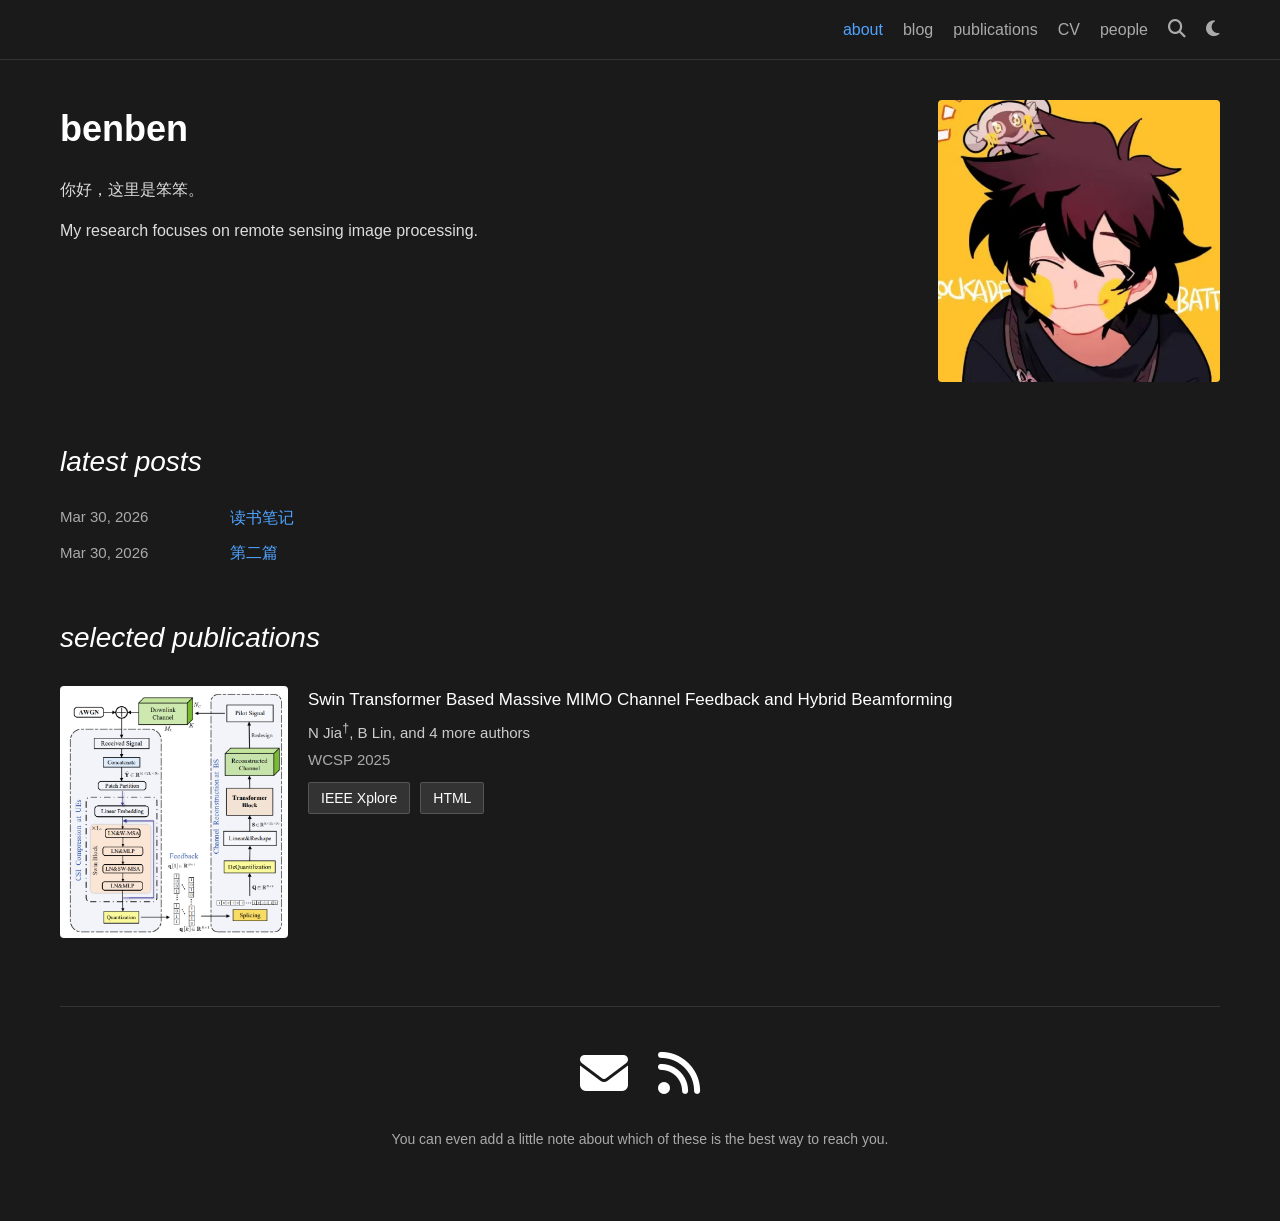
<file: index.html>
<!DOCTYPE html>
<html lang="zh-CN">
<head>
    <meta charset="UTF-8">
    <meta name="viewport" content="width=device-width, initial-scale=1.0">
    <title>maka baka | ac</title>
    <link rel="stylesheet" href="style.css">
    <link rel="stylesheet" href="https://cdn.bootcdn.net/ajax/libs/font-awesome/6.4.0/css/all.min.css">
</head>
<body>
    <!-- 顶部导航栏 -->
    <nav class="navbar">
        <div class="nav-container">
            <a href="index.html" class="nav-link active">about</a>
            <a href="blog.html" class="nav-link">blog</a> <!-- 这里改成跳转到博客页面 -->
            <a href="publications.html" class="nav-link">publications</a>
            <a href="cv.html" class="nav-link">CV</a>
            <a href="people.html" class="nav-link">people</a>
            <a href="#" class="nav-icon"><i class="fas fa-search"></i></a>
            <a href="#" class="nav-icon"><i class="fas fa-moon"></i></a>
        </div>
    </nav>

    <!-- 主内容区 -->
    <main class="container">
        <!-- 个人信息区 -->
        <section id="about" class="about-section">
            <div class="about-text">
                <h1>benben</h1>
                <p>你好，这里是笨笨。</p>
                
                <p class="en-intro">
                    My research focuses on remote sensing image processing.
                </p>
            </div>
            <div class="about-avatar">
                <img src="avatar.jpg" alt="avatar">
            </div>
        </section>

        <!-- 最新博客区 -->
        <section id="blog" class="blog-section">
            <h2>latest posts</h2>
            <div class="post-list">
                <div class="post-item">
                    <span class="post-date">Mar 30, 2026</span>
                    <a href="blog-post.html" class="post-title">读书笔记</a>
                </div>
                <div class="post-item">
                    <span class="post-date">Mar 30, 2026</span>
                    <a href="#" class="post-title">第二篇</a>
                </div>
            </div>
        </section>

        <!-- 论文区 -->
        <section id="publications" class="pub-section">
            <h2>selected publications</h2>
            <div class="pub-list">
                <div class="pub-item">
                    <div class="pub-thumb">
                        <img src="images/pub1.png" alt="paper1">
                    </div>
                    <div class="pub-info">
                        <h3 class="pub-title">Swin Transformer Based Massive MIMO Channel Feedback and Hybrid Beamforming</h3>
                        <p class="pub-authors">N Jia<sup>†</sup>, B Lin, and 4 more authors</p>
                        <p class="pub-venue">WCSP 2025</p>
                        <div class="pub-links">
                            <a href="https://ieeexplore.ieee.org/document/11352054" class="pub-btn" target="_blank">IEEE Xplore</a>
                            <a href="paper-detail.html" class="pub-btn">HTML</a>
                        </div>
                    </div>
                </div>
            </div>
        </section>

        <!-- 底部联系方式 -->
        <footer class="footer">
            <div class="footer-icons">
                <a href="mailto:shsx201467@163.com" class="footer-icon"><i class="fas fa-envelope"></i></a>
                <a href="#" class="footer-icon"><i class="fas fa-rss"></i></a>
            </div>
            <p class="footer-note">You can even add a little note about which of these is the best way to reach you.</p>
        </footer>
    </main>
</body>
</html>
</file>
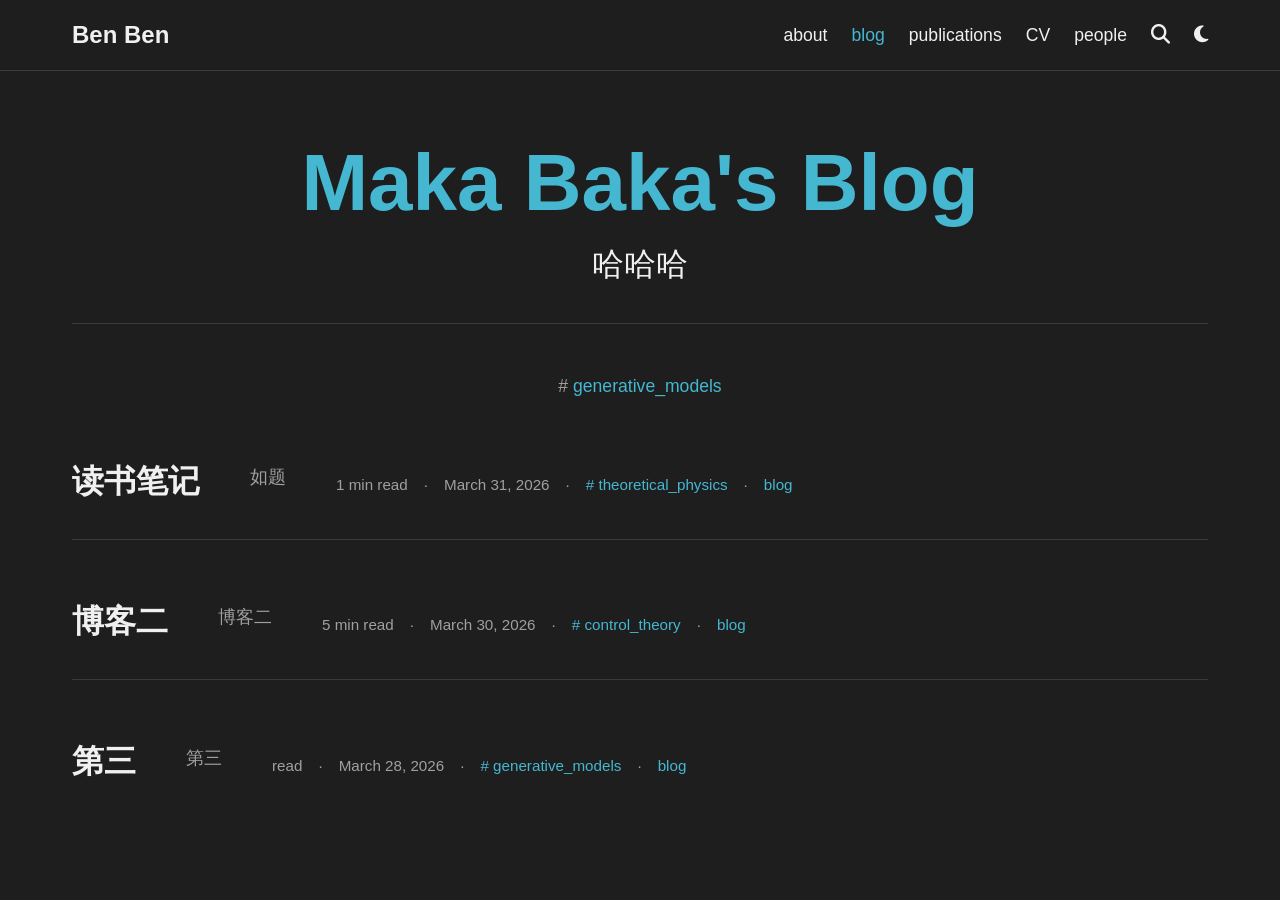
<file: blog.html>
<!DOCTYPE html>
<html lang="zh-CN">
<head>
    <meta charset="UTF-8">
    <meta name="viewport" content="width=device-width, initial-scale=1.0">
    <title>Maka Baka's Blog | HAHAHA</title>
    <link rel="stylesheet" href="style.css">
    <link rel="stylesheet" href="https://cdn.bootcdn.net/ajax/libs/font-awesome/6.4.0/css/all.min.css">
    <style>
        :root {
            --bg-color: #1e1e1e;
            --text-color: #f0f0f0;
            --accent-color: #45b7d1;
            --secondary-color: #a0a0a0;
            --border-color: #3a3a3a;
        }

        * {
            margin: 0;
            padding: 0;
            box-sizing: border-box;
        }

        body {
            font-family: -apple-system, BlinkMacSystemFont, "Segoe UI", Roboto, "Helvetica Neue", Arial, sans-serif;
            background-color: var(--bg-color);
            color: var(--text-color);
            line-height: 1.6;
        }

        .navbar {
            border-bottom: 1px solid var(--border-color);
            padding: 1rem 0;
            position: sticky;
            top: 0;
            background-color: var(--bg-color);
            z-index: 100;
        }

        .nav-container {
            max-width: 1200px;
            margin: 0 auto;
            padding: 0 2rem;
            display: flex;
            justify-content: space-between;
            align-items: center;
        }

        .nav-brand {
            font-size: 1.5rem;
            font-weight: 700;
            color: var(--text-color);
            text-decoration: none;
        }

        .nav-links {
            display: flex;
            gap: 1.5rem;
            align-items: center;
        }

        .nav-link {
            color: var(--text-color);
            text-decoration: none;
            font-size: 1.1rem;
            transition: color 0.3s;
        }

        .nav-link:hover, .nav-link.active {
            color: var(--accent-color);
        }

        .nav-icon {
            color: var(--text-color);
            font-size: 1.2rem;
            transition: color 0.3s;
        }

        .nav-icon:hover {
            color: var(--accent-color);
        }

        .blog-container {
            max-width: 1200px;
            margin: 0 auto;
            padding: 4rem 2rem;
        }

        .blog-header {
            text-align: center;
            margin-bottom: 3rem;
            padding-bottom: 2rem;
            border-bottom: 1px solid var(--border-color);
        }

        .blog-title {
            font-size: 5rem;
            font-weight: 700;
            color: var(--accent-color);
            margin-bottom: 0.5rem;
            line-height: 1.2;
        }

        .blog-subtitle {
            font-size: 2rem;
            color: var(--text-color);
            font-weight: 300;
        }

        .blog-tags {
            display: flex;
            justify-content: center;
            gap: 1.5rem;
            margin: 2rem 0;
            flex-wrap: wrap;
        }

        .tag {
            color: var(--accent-color);
            text-decoration: none;
            font-size: 1.1rem;
            transition: opacity 0.3s;
        }

        .tag::before {
            content: "# ";
            color: var(--secondary-color);
        }

        .tag:hover {
            opacity: 0.8;
        }

        .post-list {
            display: flex;
            flex-direction: column;
            gap: 2rem;
        }

        .post-item {
            padding: 1.5rem 0;
            border-bottom: 1px solid var(--border-color);
        }

        .post-item:last-child {
            border-bottom: none;
        }

        .post-title {
            font-size: 2rem;
            color: var(--text-color);
            text-decoration: none;
            font-weight: 600;
            display: block;
            margin-bottom: 0.5rem;
            transition: color 0.3s;
        }

        .post-title:hover {
            color: var(--accent-color);
        }

        .post-excerpt {
            color: var(--secondary-color);
            font-size: 1.1rem;
            margin-bottom: 1rem;
        }

        .post-meta {
            color: var(--secondary-color);
            font-size: 0.95rem;
            display: flex;
            gap: 1rem;
            flex-wrap: wrap;
        }

        .post-meta a {
            color: var(--accent-color);
            text-decoration: none;
        }

        .post-meta a:hover {
            text-decoration: underline;
        }

        @media (max-width: 768px) {
            .blog-title {
                font-size: 3rem;
            }
            .blog-subtitle {
                font-size: 1.5rem;
            }
            .post-title {
                font-size: 1.5rem;
            }
        }
    </style>
</head>
<body>

<nav class="navbar">
    <div class="nav-container">
        <a href="index.html" class="nav-brand">Ben Ben</a>
        <div class="nav-links">
            <a href="index.html" class="nav-link">about</a>
            <a href="blog.html" class="nav-link active">blog</a>
            <a href="publications.html" class="nav-link">publications</a>
            <a href="cv.html" class="nav-link">CV</a>
            <a href="people.html" class="nav-link">people</a>
            <a href="#" class="nav-icon"><i class="fas fa-search"></i></a>
            <a href="#" class="nav-icon"><i class="fas fa-moon"></i></a>
        </div>
    </div>
</nav>

<main class="blog-container">
    <header class="blog-header">
        <h1 class="blog-title">Maka Baka's Blog</h1>
        <p class="blog-subtitle">哈哈哈</p>
    </header>

    <div class="blog-tags">
        <a href="javascript:;" class="tag">generative_models</a>
    </div>

    <div class="post-list">
        <article class="post-item">
            <a href="javascript:;" class="post-title">读书笔记</a>
            <p class="post-excerpt">如题</p>
            <div class="post-meta">
                <span>1 min read</span>
                <span>·</span>
                <span>March 31, 2026</span>
                <span>·</span>
                <a href="javascript:;"># theoretical_physics</a>
                <span>·</span>
                <a href="blog.html">blog</a>
            </div>
        </article>

        <article class="post-item">
            <a href="javascript:;" class="post-title">博客二</a>
            <p class="post-excerpt">博客二</p>
            <div class="post-meta">
                <span>5 min read</span>
                <span>·</span>
                <span>March 30, 2026</span>
                <span>·</span>
                <a href="javascript:;"># control_theory</a>
                <span>·</span>
                <a href="blog.html">blog</a>
            </div>
        </article>

        <article class="post-item">
            <a href="javascript:;" class="post-title">第三</a>
            <p class="post-excerpt">第三</p>
            <div class="post-meta">
                <span>read</span>
                <span>·</span>
                <span>March 28, 2026</span>
                <span>·</span>
                <a href="javascript:;"># generative_models</a>
                <span>·</span>
                <a href="blog.html">blog</a>
            </div>
        </article>
    </div>
</main>

</body>
</html>
</file>
<file: style.css>
/* 全局重置 */
* {
    margin: 0;
    padding: 0;
    box-sizing: border-box;
}

/* 深色主题基础样式 */
body {
    font-family: -apple-system, BlinkMacSystemFont, "Segoe UI", Roboto, "Helvetica Neue", Arial, sans-serif;
    background-color: #1a1a1a;
    color: #ffffff;
    line-height: 1.6;
    font-size: 16px;
}

/* 容器居中 */
.container {
    max-width: 1200px;
    margin: 0 auto;
    padding: 40px 20px;
}

/* 导航栏 */
.navbar {
    background-color: #1a1a1a;
    border-bottom: 1px solid #333;
    padding: 15px 0;
    position: sticky;
    top: 0;
    z-index: 100;
}

.nav-container {
    max-width: 1200px;
    margin: 0 auto;
    padding: 0 20px;
    display: flex;
    gap: 20px;
    align-items: center;
    justify-content: flex-end;
}

.nav-link {
    color: #aaa;
    text-decoration: none;
    font-size: 16px;
    transition: color 0.3s;
}

.nav-link:hover, .nav-link.active {
    color: #4fa3ff;
}

.nav-icon {
    color: #aaa;
    font-size: 18px;
    transition: color 0.3s;
}

.nav-icon:hover {
    color: #4fa3ff;
}

/* 个人信息区 */
.about-section {
    display: grid;
    grid-template-columns: 3fr 1fr;
    gap: 30px;
    margin-bottom: 50px;
    align-items: start;
}

.about-text h1 {
    font-size: 36px;
    font-weight: 600;
    margin-bottom: 20px;
    color: #fff;
}

.about-text p {
    color: #ddd;
    margin-bottom: 15px;
    font-size: 16px;
}

.about-text ul {
    margin-left: 25px;
    margin-bottom: 20px;
    color: #ddd;
}

.about-text li {
    margin-bottom: 8px;
}

.en-intro, .en-list {
    color: #ccc;
    font-size: 15px;
}

.about-avatar img {
    width: 100%;
    border-radius: 4px;
    object-fit: cover;
}

/* 博客区 */
.blog-section {
    margin-bottom: 50px;
}

.blog-section h2 {
    font-size: 28px;
    font-weight: 500;
    margin-bottom: 20px;
    color: #fff;
    font-style: italic;
}

.post-list {
    display: flex;
    flex-direction: column;
    gap: 10px;
}

.post-item {
    display: flex;
    gap: 50px;
    align-items: center;
}

.post-date {
    color: #aaa;
    min-width: 120px;
    font-size: 15px;
}

.post-title {
    color: #4fa3ff;
    text-decoration: none;
    font-size: 16px;
    transition: color 0.3s;
}

.post-title:hover {
    color: #7fc0ff;
}

/* 论文区 */
.pub-section {
    margin-bottom: 60px;
}

.pub-section h2 {
    font-size: 28px;
    font-weight: 500;
    margin-bottom: 25px;
    color: #fff;
    font-style: italic;
}

.pub-list {
    display: flex;
    flex-direction: column;
    gap: 30px;
}

.pub-item {
    display: grid;
    grid-template-columns: 1fr 4fr;
    gap: 20px;
    align-items: start;
}

.pub-thumb img {
    width: 100%;
    border-radius: 4px;
    object-fit: cover;
}

.pub-title {
    font-size: 17px;
    font-weight: 500;
    color: #fff;
    margin-bottom: 5px;
}

.pub-authors {
    color: #ccc;
    font-size: 15px;
    margin-bottom: 3px;
}

.pub-venue {
    color: #aaa;
    font-size: 15px;
    margin-bottom: 10px;
}

.pub-links {
    display: flex;
    gap: 10px;
}

.pub-btn {
    background-color: #333;
    color: #fff;
    border: 1px solid #555;
    padding: 4px 12px;
    text-decoration: none;
    font-size: 14px;
    border-radius: 2px;
    transition: background-color 0.3s;
}

.pub-btn:hover {
    background-color: #444;
}

/* 底部 */
.footer {
    text-align: center;
    padding: 30px 0;
    border-top: 1px solid #333;
}

.footer-icons {
    display: flex;
    justify-content: center;
    gap: 30px;
    margin-bottom: 15px;
}

.footer-icon {
    color: #fff;
    font-size: 48px;
    transition: color 0.3s;
}

.footer-icon:hover {
    color: #4fa3ff;
}

.footer-note {
    color: #aaa;
    font-size: 14px;
}

/* 响应式适配（手机端） */
@media (max-width: 768px) {
    .about-section {
        grid-template-columns: 1fr;
    }
    .pub-item {
        grid-template-columns: 1fr;
    }
    .nav-container {
        justify-content: center;
        flex-wrap: wrap;
    }
}
</file>
